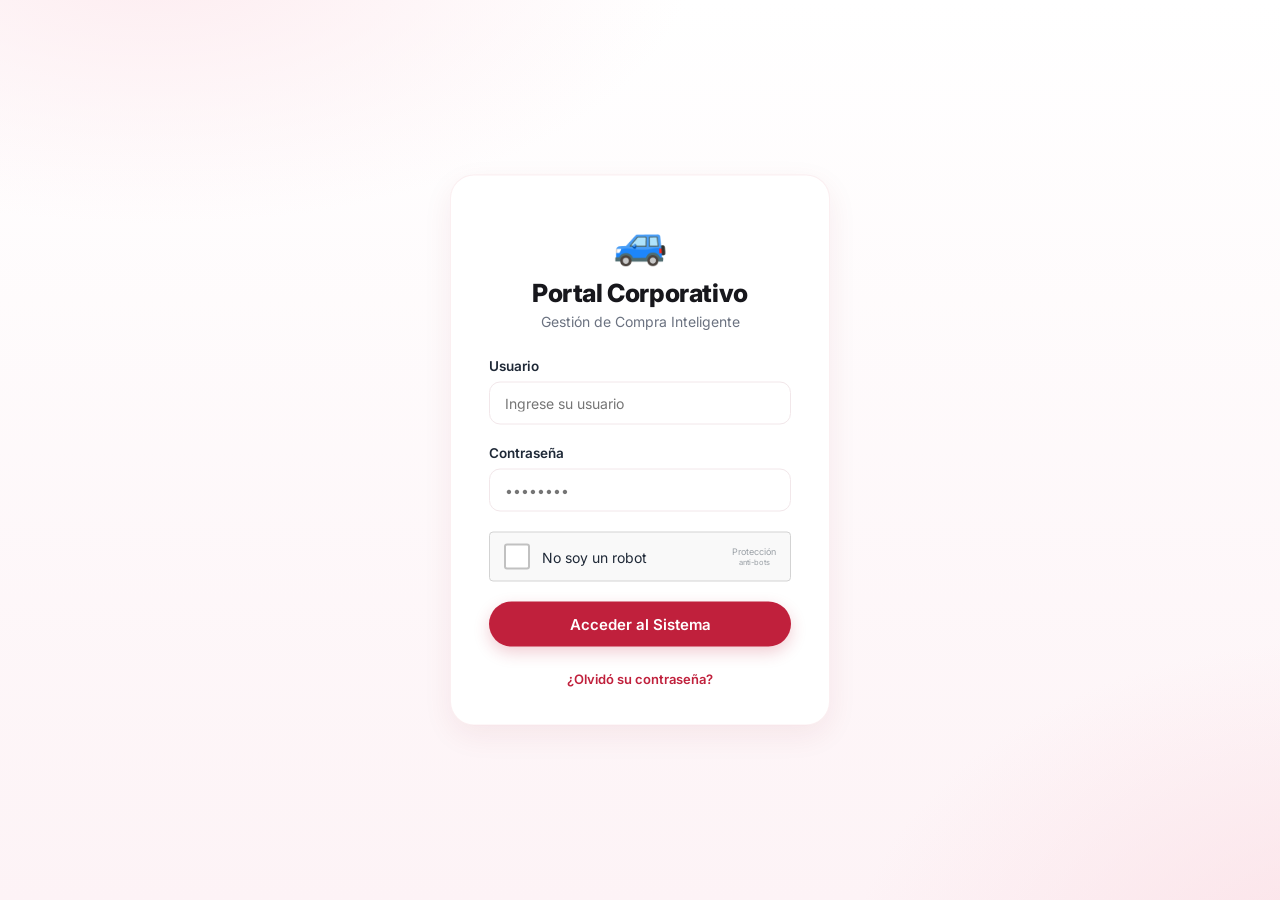
<file: index.html>
<!DOCTYPE html>
<html lang="es">
<head>
    <meta charset="UTF-8">
    <meta name="viewport" content="width=device-width, initial-scale=1.0">
    <link rel="icon" href="data:image/svg+xml,%3Csvg xmlns='http://www.w3.org/2000/svg' viewBox='0 0 100 100'%3E%3Ctext y='.9em' font-size='90'%3E🚗%3C/text%3E%3C/svg%3E">
    <meta http-equiv="refresh" content="0; url=login.html">
    <link rel="canonical" href="login.html">
    <title>Sistema de Crédito Vehicular</title>
    <script>window.location.replace("login.html");</script>
</head>
<body>
    <p>Redirigiendo al <a href="login.html">inicio de sesión</a>…</p>
</body>
</html>
</file>
<file: css/styles.css>
/* ============================================================
   Sistema de diseño — Crédito Vehicular (carmesí + blanco)
   Inspirado en las referencias de UI del equipo.
   ============================================================ */
:root {
    --primary: #C0203C;
    --primary-dark: #8E1730;
    --primary-soft: #fbe4e8;
    --accent-dark: #17171c;

    /* Alias heredados (estilos inline los usan) */
    --primary-blue: #C0203C;
    --dark-blue: #8E1730;
    --soft-blue: #fbe4e8;
    --bg-white: #fdeef1;

    --card: #ffffff;
    --text-main: #1f2937;
    --text-muted: #6b7280;
    --border-color: #f2e7ea;
    --border-soft: rgba(192, 32, 60, 0.07);

    --radius-lg: 24px;
    --radius-md: 16px;
    --radius-sm: 11px;
    --shadow-sm: 0 2px 10px rgba(31, 41, 55, 0.04);
    --shadow-md: 0 10px 30px rgba(140, 23, 48, 0.07);
    --shadow-lg: 0 18px 45px rgba(140, 23, 48, 0.10);
}

* { box-sizing: border-box; margin: 0; padding: 0; }

body {
    font-family: 'Inter', sans-serif;
    color: var(--text-main);
    min-height: 100vh;
    background:
        radial-gradient(1200px 600px at 12% -5%, #fdecf0 0%, rgba(253, 236, 240, 0) 45%),
        radial-gradient(1000px 700px at 105% 110%, #fbe1e7 0%, rgba(251, 225, 231, 0) 50%),
        linear-gradient(180deg, #ffffff 0%, #fdf3f6 100%);
    background-attachment: fixed;
}

.login-container {
    width: 100%;
    max-width: 400px;
    padding: 20px;

    /* NUEVAS LÍNEAS PARA CENTRAR */
    position: absolute;
    top: 50%;
    left: 50%;
    transform: translate(-50%, -50%);
}

/* ---------- Tarjetas ---------- */
.login-container { width: 100%; max-width: 420px; padding: 20px; }

.login-card {
    background: var(--card);
    padding: 38px;
    border-radius: var(--radius-lg);
    box-shadow: var(--shadow-md);
    border: 1px solid var(--border-soft);
}

.login-header { text-align: center; margin-bottom: 28px; }

.logo-placeholder { font-size: 44px; margin-bottom: 10px; }

.login-header h1 { font-size: 25px; font-weight: 800; color: var(--accent-dark); letter-spacing: -0.4px; }
.login-header h2 { font-size: 21px; font-weight: 700; color: var(--accent-dark); letter-spacing: -0.2px; }
.login-header p { font-size: 14px; color: var(--text-muted); margin-top: 5px; }

/* ---------- Inputs ---------- */
.input-group { margin-bottom: 20px; }

.input-group label {
    display: block;
    font-size: 13.5px;
    font-weight: 600;
    margin-bottom: 8px;
    color: var(--text-main);
}

.input-group input,
.input-group select {
    width: 100%;
    padding: 12px 15px;
    border: 1px solid var(--border-color);
    border-radius: var(--radius-sm);
    background: #fff;
    outline: none;
    font-size: 14px;
    font-family: inherit;
    color: var(--text-main);
    transition: border-color 0.2s ease, box-shadow 0.2s ease;
}

.input-group input:focus,
.input-group select:focus {
    border-color: var(--primary);
    box-shadow: 0 0 0 4px var(--primary-soft);
}

.input-group input:disabled { background: #f8f5f6; color: var(--text-muted); }
.input-group input[readonly] { background: #f8f5f6; color: var(--text-muted); cursor: default; }

/* Banner de parámetros definidos en Configuración */
.config-note {
    display: flex; justify-content: space-between; align-items: center; gap: 12px; flex-wrap: wrap;
    background: var(--primary-soft); border-radius: var(--radius-sm);
    padding: 10px 14px; font-size: 12.5px; color: var(--primary-dark); margin-bottom: 18px;
}
.config-note a { color: var(--primary); font-weight: 700; text-decoration: none; white-space: nowrap; }
.config-note a:hover { text-decoration: underline; }

/* Tarjeta resumen del cliente/vehículo seleccionado (solo lectura + Editar) */
.entity-card {
    margin-top: 10px; padding: 14px 16px;
    border: 1px solid var(--border-color); border-radius: var(--radius-sm);
    background: #fff; animation: fadeIn 0.25s ease-out;
}
.entity-card-head {
    display: flex; justify-content: space-between; align-items: center; gap: 12px;
    margin-bottom: 10px; padding-bottom: 10px; border-bottom: 1px solid var(--border-color);
}
.entity-card-head strong { font-size: 15px; color: var(--accent-dark); }
.entity-edit {
    display: inline-flex; align-items: center; gap: 5px; white-space: nowrap;
    font-size: 12.5px; font-weight: 700; color: var(--primary); text-decoration: none;
    padding: 5px 12px; border-radius: 999px; border: 1px solid var(--primary-soft);
    background: none; cursor: pointer; font-family: inherit; transition: all 0.16s ease;
}
.entity-edit:hover { background: var(--primary-soft); }
.entity-card-body { display: grid; grid-template-columns: repeat(auto-fit, minmax(130px, 1fr)); gap: 9px 18px; }
.entity-card-body > div { font-size: 13px; color: var(--text-main); }
.entity-card-body span { display: block; font-size: 11px; color: var(--text-muted); margin-bottom: 1px; }

/* Formulario de edición inline (mismo estilo que el modal, sin overlay) */
.entity-edit-form { display: grid; grid-template-columns: repeat(auto-fit, minmax(160px, 1fr)); gap: 2px 16px; }
.entity-edit-form .input-group { margin-bottom: 12px; }
.entity-edit-form .input-group label { font-size: 12px; margin-bottom: 5px; }
.entity-edit-form .input-group input { padding: 9px 12px; font-size: 13.5px; }
.entity-form-actions { display: flex; justify-content: flex-end; gap: 10px; margin-top: 4px; }

.input-group input.invalid,
.input-group select.invalid {
    border-color: var(--primary);
    box-shadow: 0 0 0 4px rgba(192, 32, 60, 0.08);
}

.error-msg {
    color: var(--primary);
    font-size: 12px;
    margin-top: 5px;
    font-weight: 500;
    min-height: 16px;
    line-height: 1.3;
}

.label-opt { font-weight: 400; color: var(--text-muted); font-size: 12px; }

.consent-item {
    display: flex; gap: 9px; align-items: flex-start;
    font-weight: 400; font-size: 13px; line-height: 1.4;
    color: var(--text-main); margin-bottom: 10px; cursor: pointer;
}
/* Tamaño fijo con flex-basis: evita que las reglas de input de texto lo inflen al enfocar */
.consent-item input[type="checkbox"] {
    appearance: auto; -webkit-appearance: checkbox;
    accent-color: var(--primary);
    width: 16px; height: 16px; flex: 0 0 16px;
    margin: 2px 0 0 0; padding: 0;
    border: none; box-shadow: none; cursor: pointer;
}
.consent-item input[type="checkbox"]:focus { border: none; box-shadow: none; }
.consent-item a { color: var(--primary); font-weight: 600; text-decoration: none; }
.consent-item a:hover { text-decoration: underline; }
.consent-note { font-size: 11.5px; color: var(--text-muted); margin-top: 4px; line-height: 1.4; }

/* ---------- Toolbar de tabla + buscador ---------- */
.table-toolbar {
    display: flex; justify-content: space-between; align-items: center;
    gap: 16px; flex-wrap: wrap; margin-bottom: 22px;
}
.toolbar-actions { display: flex; gap: 10px; align-items: center; flex-wrap: wrap; }
.search-box { position: relative; }
.search-box i {
    position: absolute; left: 13px; top: 50%; transform: translateY(-50%);
    color: var(--text-muted); font-size: 17px; pointer-events: none;
}
.search-box input {
    padding: 10px 16px 10px 40px; border: 1px solid var(--border-color);
    border-radius: 999px; font-size: 13.5px; font-family: inherit;
    width: 260px; max-width: 100%; outline: none; background: #fff;
    transition: border-color 0.2s ease, box-shadow 0.2s ease;
}
.search-box input:focus { border-color: var(--primary); box-shadow: 0 0 0 4px var(--primary-soft); }

/* Botón compacto (ancho al contenido, ícono + texto) */
.btn-login.btn-inline,
.btn-secondary.btn-inline { width: auto; padding: 10px 18px; font-size: 13.5px; }
.btn-inline i { font-size: 17px; }
.banking-table .btn-inline { padding: 6px 14px; font-size: 12.5px; }

/* ---------- Modal ---------- */
.modal-overlay {
    position: fixed; inset: 0; z-index: 1000;
    background: rgba(23, 23, 28, 0.45); backdrop-filter: blur(3px);
    display: flex; align-items: center; justify-content: center;
    padding: 20px; animation: modalFade 0.18s ease;
}
.modal-overlay[hidden] { display: none; }
.modal-card {
    background: #fff; border-radius: var(--radius-lg);
    width: 100%; max-width: 560px; max-height: 90vh; overflow-y: auto;
    padding: 30px; box-shadow: var(--shadow-lg);
    animation: modalPop 0.2s ease;
}
@keyframes modalFade { from { opacity: 0; } }
@keyframes modalPop { from { opacity: 0; transform: translateY(12px) scale(0.98); } }
.modal-head { display: flex; justify-content: space-between; align-items: flex-start; gap: 16px; margin-bottom: 22px; }
.modal-head h2 { font-size: 20px; font-weight: 800; color: var(--accent-dark); letter-spacing: -0.2px; }
.modal-head p { font-size: 13.5px; color: var(--text-muted); margin-top: 4px; }
.modal-close {
    width: 34px; height: 34px; flex-shrink: 0; padding: 0;
    display: flex; align-items: center; justify-content: center;
    border: none; border-radius: 10px; background: none;
    color: var(--text-muted); cursor: pointer; transition: all 0.16s ease;
}
.modal-close i { font-size: 20px; }
.modal-close:hover { background: var(--primary-soft); color: var(--primary); }
.modal-actions { display: flex; gap: 10px; justify-content: flex-end; margin-top: 8px; }

/* Diálogo de confirmación (reemplaza al confirm() nativo) */
.confirm-card { max-width: 440px; text-align: center; padding: 34px 30px 26px; }
.confirm-icon {
    width: 56px; height: 56px; margin: 0 auto 18px;
    display: flex; align-items: center; justify-content: center;
    border-radius: 50%; background: var(--primary-soft); color: var(--primary);
}
.confirm-icon i { font-size: 28px; }
.confirm-icon.danger { background: #fee2e2; color: #b91c1c; }
.confirm-title { font-size: 18px; font-weight: 800; color: var(--accent-dark); letter-spacing: -0.2px; }
.confirm-message { font-size: 14px; color: var(--text-muted); margin: 8px 0 24px; line-height: 1.5; }
.confirm-card .modal-actions { justify-content: center; }
.btn-danger {
    background: #b91c1c; color: #fff; border: none; cursor: pointer;
    font-weight: 600; border-radius: 12px; transition: background 0.16s ease;
}
.btn-danger:hover { background: #991b1b; }

/* Señalización de campos obligatorios */
.label-req { color: var(--primary); font-weight: 700; }
.form-req-legend { font-size: 12.5px; color: var(--text-muted); margin: 0 0 16px; }

/* Estado vacío de listados (con acción para crear el primer registro) */
.empty-state {
    display: flex; flex-direction: column; align-items: center; text-align: center;
    gap: 8px; padding: 40px 20px;
}
.empty-state-icon {
    width: 62px; height: 62px; margin-bottom: 6px;
    display: flex; align-items: center; justify-content: center;
    border-radius: 50%; background: var(--primary-soft); color: var(--primary);
}
.empty-state-icon i { font-size: 30px; }
.empty-state strong { font-size: 16px; color: var(--accent-dark); }
.empty-state p { font-size: 13.5px; color: var(--text-muted); max-width: 340px; line-height: 1.5; margin-bottom: 8px; }

/* ---------- Wizard (simulador por pasos) ---------- */
.wizard-card { max-width: 880px; margin: 0 auto; }
.wizard-steps { display: flex; align-items: center; margin-bottom: 26px; }
.wstep { display: flex; align-items: center; gap: 10px; }
.wstep-num {
    width: 32px; height: 32px; border-radius: 50%; flex-shrink: 0;
    background: var(--primary-soft); color: var(--primary);
    display: flex; align-items: center; justify-content: center;
    font-weight: 700; font-size: 14px; transition: all 0.2s ease;
}
.wstep-label { font-size: 13.5px; font-weight: 600; color: var(--text-muted); white-space: nowrap; }
.wstep.active .wstep-num { background: var(--primary); color: #fff; box-shadow: 0 4px 12px rgba(192, 32, 60, 0.28); }
.wstep.active .wstep-label { color: var(--accent-dark); }
.wstep.done .wstep-num { background: var(--primary); color: #fff; }
.wstep.done { cursor: pointer; }
.wstep-line { flex: 1; height: 2px; background: var(--border-color); margin: 0 14px; border-radius: 2px; }

.wizard-panel { display: none; }
.wizard-panel.active { display: block; animation: fadeIn 0.25s ease-out; }
.wizard-nav {
    display: flex; justify-content: space-between; align-items: center; gap: 10px;
    margin-top: 28px; padding-top: 20px; border-top: 1px solid var(--border-color);
}

/* Barra de resumen en vivo */
.live-bar { display: flex; gap: 14px; max-width: 880px; margin: 0 auto 20px; }
.live-item {
    flex: 1; background: #fff; border: 1px solid var(--border-soft);
    border-radius: var(--radius-md); padding: 14px 18px; text-align: center;
    box-shadow: var(--shadow-sm);
}
.live-label { display: block; font-size: 12px; color: var(--text-muted); }
.live-val { display: block; font-size: 22px; font-weight: 800; color: var(--accent-dark); margin-top: 4px; }
.live-val.primary { color: var(--primary); }

.lock-icon { font-size: 13px; color: var(--text-muted); vertical-align: -1px; }

/* Captcha simulado (estilo "No soy un robot") — fachada local, sin API externa */
.captcha-widget {
    display: flex; align-items: center; gap: 12px;
    padding: 11px 14px; background: #f9f9f9;
    border: 1px solid #d3d3d3; border-radius: 4px;
    cursor: pointer; user-select: none; transition: border-color 0.15s ease;
}
.captcha-widget:hover { border-color: #b8b8b8; }
.captcha-box {
    width: 26px; height: 26px; flex-shrink: 0;
    border: 2px solid #c1c1c1; border-radius: 3px; background: #fff;
    display: flex; align-items: center; justify-content: center; position: relative;
}
.captcha-spinner {
    width: 20px; height: 20px; display: none;
    border: 3px solid #d6d6d6; border-top-color: #4285f4; border-radius: 50%;
    animation: captcha-spin 0.7s linear infinite;
}
.captcha-tick { display: none; color: #1aa64b; font-size: 22px; }
.captcha-widget.loading .captcha-box { border-color: transparent; }
.captcha-widget.loading .captcha-spinner { display: block; }
.captcha-widget.verified { cursor: default; }
.captcha-widget.verified .captcha-box { border-color: transparent; background: transparent; }
.captcha-widget.verified .captcha-tick { display: block; }
.captcha-text { flex: 1; font-size: 14px; color: var(--text-main); }
.captcha-brand { text-align: center; color: #9aa0a6; font-size: 9px; line-height: 1.15; }
.captcha-brand i { font-size: 20px; color: #4285f4; display: block; margin-bottom: 1px; }
@keyframes captcha-spin { to { transform: rotate(360deg); } }
.tc-hint { font-weight: 400; color: var(--text-muted); font-size: 12px; }

/* Bono / descuento: bloque agrupado (toggle + monto), no suelto */
.bono-block { border: 1px solid var(--border-color); border-radius: var(--radius-sm); padding: 14px 16px; background: #fdfbfc; }

.field-note { font-size: 12px; color: var(--text-muted); margin-top: 7px; }
.field-note strong { color: var(--text-main); font-weight: 600; }

/* Bloque de solo lectura (parámetros fijados por la entidad; se ven, no se editan) */
.readonly-info { border: 1px dashed var(--border-color); border-radius: var(--radius-sm); background: #faf7f8; padding: 14px 16px; }
.readonly-info-head {
    display: flex; justify-content: space-between; align-items: center; gap: 12px;
    margin-bottom: 12px; padding-bottom: 10px; border-bottom: 1px solid var(--border-soft);
    font-size: 13px; font-weight: 700; color: var(--text-main);
}
.readonly-info-head > span { display: inline-flex; align-items: center; gap: 7px; }
.readonly-info-head i { color: var(--text-muted); font-size: 16px; }
.readonly-info-head a { font-size: 12.5px; font-weight: 700; color: var(--primary); text-decoration: none; white-space: nowrap; }
.readonly-info-head a:hover { text-decoration: underline; }
.readonly-info-body { display: grid; grid-template-columns: repeat(auto-fit, minmax(210px, 1fr)); gap: 12px; }
.ro-metric { display: flex; gap: 12px; align-items: flex-start; background: #fff; border: 1px solid var(--border-color); border-radius: 10px; padding: 12px 14px; }
.ro-metric-icon {
    flex-shrink: 0; width: 34px; height: 34px; border-radius: 9px;
    display: flex; align-items: center; justify-content: center;
    background: var(--primary-soft); color: var(--primary); font-size: 18px;
}
.ro-metric-label { display: block; font-size: 11.5px; color: var(--text-muted); }
.ro-metric-val { display: block; font-size: 20px; font-weight: 800; color: var(--accent-dark); line-height: 1.15; margin: 1px 0 2px; }
.ro-metric-val em { font-style: normal; font-size: 13px; font-weight: 700; color: var(--text-muted); margin-left: 1px; }
.ro-metric small { display: block; font-size: 11px; color: var(--text-muted); }

/* ---------- Resultado (hoja resumen estilo entidad) ---------- */
.result-hero { background: linear-gradient(135deg, #fff 0%, #fdf3f6 100%); }
.result-eyebrow { font-size: 12px; font-weight: 700; letter-spacing: 0.4px; text-transform: uppercase; color: var(--primary); }
.result-hero-top { display: flex; justify-content: space-between; align-items: flex-start; gap: 16px; margin-top: 12px; }
.result-label { font-size: 13px; color: var(--text-muted); }
.result-amount { font-size: 38px; font-weight: 800; color: var(--accent-dark); letter-spacing: -0.8px; margin-top: 2px; }
.result-badge { padding: 8px 16px; border-radius: 999px; font-weight: 700; font-size: 13px; white-space: nowrap; }
.result-figures {
    display: grid; grid-template-columns: repeat(4, 1fr); gap: 14px;
    margin-top: 22px; padding-top: 20px; border-top: 1px solid var(--border-soft);
}
.result-figures > div { text-align: center; }
.result-figures span { display: block; font-size: 12px; color: var(--text-muted); }
.result-figures strong { display: block; font-size: 19px; font-weight: 800; color: var(--accent-dark); margin-top: 4px; }
.result-ratio { font-size: 13px; color: var(--text-muted); margin-top: 16px; }

/* Indicadores SBS */
.sbs-grid { display: grid; grid-template-columns: repeat(3, 1fr); gap: 14px; }
.sbs-item { text-align: center; padding: 16px; background: #faf7f8; border: 1px solid var(--border-soft); border-radius: var(--radius-md); }
.sbs-item span { display: block; font-size: 12.5px; color: var(--text-muted); }
.sbs-item strong { display: block; font-size: 20px; font-weight: 800; color: var(--accent-dark); margin-top: 6px; }

/* Sección colapsable (cronograma) */
.collapsible { padding: 0; overflow: hidden; }
.collapsible-head {
    width: 100%; display: flex; justify-content: space-between; align-items: center;
    padding: 22px 30px; background: none; border: none; cursor: pointer;
    font-family: inherit; font-size: 16px; font-weight: 700; color: var(--accent-dark);
}
.collapsible-title { display: inline-flex; align-items: center; gap: 10px; }
.collapsible-title i { color: var(--primary); font-size: 20px; }
.collapsible-caret { color: var(--text-muted); font-size: 20px; transition: transform 0.2s ease; }
.collapsible.open .collapsible-caret { transform: rotate(180deg); }
.collapsible-body { padding: 0 30px 30px; }
.report-summary { font-size: 13px; color: var(--text-muted); margin-bottom: 16px; }

/* Resumen de indicadores en cada tarjeta del historial */
.history-figures {
    display: grid; grid-template-columns: repeat(6, 1fr); gap: 10px;
    margin-top: 14px; padding-top: 14px; border-top: 1px solid var(--border-soft);
}
.history-figures > div { text-align: center; }
.history-figures span { display: block; font-size: 10.5px; color: var(--text-muted); }
.history-figures strong { display: block; font-size: 14px; font-weight: 800; color: var(--accent-dark); margin-top: 2px; }
.history-figures strong.primary { color: var(--primary); }
@media (max-width: 720px) { .history-figures { grid-template-columns: repeat(3, 1fr); } }

/* Cronograma con altura máxima: scroll interno en vez de una tabla eterna */
.table-scroll { max-height: 460px; overflow-y: auto; }
.table-scroll thead th { position: sticky; top: 0; z-index: 1; }

@media (max-width: 720px) {
    .result-figures { grid-template-columns: repeat(2, 1fr); }
    .sbs-grid { grid-template-columns: 1fr; }
    .collapsible-head, .collapsible-body { padding-left: 20px; padding-right: 20px; }
}

@media (max-width: 720px) {
    .wstep-label { display: none; }
    .wstep-line { margin: 0 8px; }
    .live-bar { flex-direction: column; }
}

/* ---------- Botones (pills consistentes) ---------- */
.btn-login,
.btn-secondary {
    display: inline-flex;
    align-items: center;
    justify-content: center;
    gap: 8px;
    border-radius: 999px;
    font-family: inherit;
    font-weight: 600;
    cursor: pointer;
    transition: all 0.2s ease;
}

.btn-login {
    width: 100%;
    padding: 13px 20px;
    background: var(--primary);
    color: #fff;
    border: none;
    font-size: 15px;
    box-shadow: 0 6px 16px rgba(192, 32, 60, 0.22);
}
.btn-login:hover { background: var(--primary-dark); box-shadow: 0 8px 22px rgba(192, 32, 60, 0.30); }
.btn-login:active { transform: translateY(1px); }
.btn-login:disabled { background: #e0cdd2; box-shadow: none; cursor: not-allowed; }

.btn-secondary {
    background: #fff;
    border: 1px solid var(--border-color);
    color: var(--text-main);
    padding: 9px 18px;
    font-size: 13px;
}
.btn-secondary:hover { background: var(--primary-soft); border-color: var(--primary); color: var(--primary-dark); }

.login-footer { margin-top: 24px; text-align: center; font-size: 13px; }
.login-footer a { color: var(--primary); text-decoration: none; font-weight: 600; }
.login-footer span { margin: 0 8px; color: var(--border-color); }

/* ---------- Cabecera ---------- */
.main-header {
    background: rgba(255, 255, 255, 0.8);
    backdrop-filter: blur(12px);
    padding: 14px 40px;
    display: flex;
    justify-content: space-between;
    align-items: center;
    border-bottom: 1px solid var(--border-soft);
    position: fixed;
    top: 0; left: 0; right: 0;
    height: 68px;
    box-shadow: var(--shadow-sm);
    z-index: 40;
}
.header-content { display: flex; align-items: center; }
.user-info { display: flex; align-items: center; gap: 14px; }
.system-name { font-weight: 800; color: var(--accent-dark); letter-spacing: 0.3px; }
.panel-tag { color: var(--primary); margin-left: 8px; font-weight: 500; }

/* ---------- Layout dashboard ---------- */
.dashboard-container {
    margin: 92px auto 40px auto;
    padding: 20px 40px 40px 40px;
    max-width: 1200px;
    animation: fadeIn 0.4s ease-out;
}

@keyframes fadeIn {
    from { opacity: 0; transform: translateY(10px); }
    to { opacity: 1; transform: translateY(0); }
}

.disabled { opacity: 0.55; pointer-events: none; }

/* ---------- Radios ---------- */
.settings-group { display: flex; flex-direction: column; gap: 14px; margin-top: 20px; }
.radio-container {
    display: block; position: relative;
    padding: 15px 15px 15px 45px;
    background: #fff; border: 1px solid var(--border-color);
    border-radius: var(--radius-sm); cursor: pointer;
    font-size: 15px; font-weight: 600; transition: all 0.2s;
}
.radio-container:hover { border-color: var(--primary); }
.radio-container input { position: absolute; opacity: 0; cursor: pointer; }
.checkmark { position: absolute; top: 15px; left: 15px; height: 20px; width: 20px; background: #eee; border-radius: 50%; }
.radio-container input:checked ~ .checkmark { background: var(--primary); }
.checkmark:after { content: ""; position: absolute; display: none; }
.radio-container input:checked ~ .checkmark:after { display: block; }
.radio-container .checkmark:after { top: 6px; left: 6px; width: 8px; height: 8px; border-radius: 50%; background: #fff; }

/* ---------- Formularios ---------- */
.form-grid { display: grid; grid-template-columns: 1fr 1fr; gap: 24px; }

.form-section {
    background: #fff;
    border: 1px solid var(--border-soft);
    border-radius: var(--radius-md);
    padding: 24px;
    box-shadow: var(--shadow-sm);
}
.form-section h3 {
    font-size: 15px; color: var(--primary);
    margin-bottom: 18px; font-weight: 700;
    padding-bottom: 10px; border-bottom: 1px solid var(--border-color);
}

.input-grid-2 { display: grid; grid-template-columns: 1fr 1fr; gap: 12px; }
.status-msg { font-size: 12px; margin-top: 6px; font-weight: 500; }

@media (max-width: 760px) {
    .form-grid { grid-template-columns: 1fr; }
    .dashboard-container { padding: 20px; }
    .main-header { padding: 14px 20px; }
}

/* ---------- Sliders ---------- */
.slider-row { display: flex; justify-content: space-between; align-items: baseline; margin-bottom: 8px; }
.slider-value { font-weight: 800; color: var(--primary); font-size: 15px; }

/* Slider custom: sin tema nativo para controlar track tenue, fill primario y thumb blanco.
   --_p (0-100%) lo actualiza el JS para el relleno en WebKit; Firefox usa ::-moz-range-progress. */
input[type="range"] {
    --_track-h: 6px;
    --_thumb: 18px;
    --_p: 0%;
    width: 100%;
    height: 24px;
    -webkit-appearance: none;
    appearance: none;
    background: transparent;
    border: none;
    cursor: pointer;
}
input[type="range"]:focus { outline: none; box-shadow: none; }

/* WebKit/Blink */
input[type="range"]::-webkit-slider-runnable-track {
    height: var(--_track-h);
    border-radius: 999px;
    background: linear-gradient(90deg, var(--primary) var(--_p), var(--primary-soft) var(--_p));
}
input[type="range"]::-webkit-slider-thumb {
    -webkit-appearance: none;
    appearance: none;
    width: var(--_thumb);
    height: var(--_thumb);
    margin-top: calc((var(--_track-h) - var(--_thumb)) / 2);
    border-radius: 50%;
    background: #fff;
    border: 3px solid var(--primary);
    box-shadow: 0 1px 3px rgba(0, 0, 0, 0.18);
}

/* Firefox */
input[type="range"]::-moz-range-track {
    height: var(--_track-h);
    border-radius: 999px;
    background: var(--primary-soft);
}
input[type="range"]::-moz-range-progress {
    height: var(--_track-h);
    border-radius: 999px;
    background: var(--primary);
}
input[type="range"]::-moz-range-thumb {
    width: var(--_thumb);
    height: var(--_thumb);
    border: 3px solid var(--primary);
    border-radius: 50%;
    background: #fff;
    box-shadow: 0 1px 3px rgba(0, 0, 0, 0.18);
}

.slider-limits { display: flex; justify-content: space-between; font-size: 12px; color: var(--text-muted); margin-top: 8px; padding: 0 2px; }

/* ---------- Typeahead (buscadores) ---------- */
.typeahead-wrap { position: relative; }
.typeahead-menu {
    position: absolute;
    top: calc(100% + 4px);
    left: 0; right: 0;
    background: #fff;
    border: 1px solid var(--border-color);
    border-radius: var(--radius-sm);
    box-shadow: var(--shadow-md);
    z-index: 60;
    max-height: 240px;
    overflow-y: auto;
}
.typeahead-item {
    padding: 10px 14px;
    font-size: 14px;
    cursor: pointer;
    transition: background 0.15s ease;
}
.typeahead-item:hover { background: var(--primary-soft); color: var(--primary-dark); }
.typeahead-empty { padding: 10px 14px; font-size: 13px; color: var(--text-muted); }

/* ---------- Toggle pill ---------- */
.pill-group { display: inline-flex; background: var(--primary-soft); border-radius: 999px; padding: 4px; gap: 4px; }
.pill-group button {
    border: none; background: none; padding: 8px 18px; border-radius: 999px;
    font-size: 13px; font-weight: 600; color: var(--primary-dark); cursor: pointer;
    font-family: inherit; transition: all 0.2s ease;
}
.pill-group button.active { background: var(--primary); color: #fff; box-shadow: 0 3px 8px rgba(192, 32, 60, 0.25); }

/* Segmented control a lo ancho (ej. selector de moneda) */
.pill-group.full { display: flex; width: 100%; }
.pill-group.full button { flex: 1; }

/* ---------- Switch on/off ---------- */
.switch { position: relative; display: inline-block; width: 42px; height: 24px; flex-shrink: 0; }
.switch input { opacity: 0; width: 0; height: 0; }
.switch-slider {
    position: absolute; inset: 0; cursor: pointer;
    background: #d8d2d4; border-radius: 999px; transition: background 0.2s ease;
}
.switch-slider::before {
    content: ""; position: absolute; height: 18px; width: 18px; left: 3px; top: 3px;
    background: #fff; border-radius: 50%; box-shadow: 0 1px 3px rgba(0, 0, 0, 0.2);
    transition: transform 0.2s ease;
}
.switch input:checked + .switch-slider { background: var(--primary); }
.switch input:checked + .switch-slider::before { transform: translateX(18px); }

/* ---------- Ayuda (tooltip) ---------- */
.help-tip {
    display: inline-flex; align-items: center; justify-content: center;
    width: 16px; height: 16px; margin-left: 6px;
    border-radius: 50%; background: var(--primary-soft); color: var(--primary-dark);
    font-size: 11px; font-weight: 700; cursor: help; position: relative;
}
/* Tooltip flotante (position:fixed vía JS) — escapa el recorte de modales, tablas y contenedores con overflow */
.tip-floating {
    position: fixed; z-index: 9999; pointer-events: none;
    width: max-content; max-width: 260px;
    background: var(--accent-dark); color: #fff;
    font-size: 13px; font-weight: 400; line-height: 1.45; text-align: left;
    padding: 9px 12px; border-radius: 8px;
    box-shadow: 0 6px 18px rgba(0, 0, 0, 0.18);
    opacity: 0; transform: translateY(4px);
    transition: opacity 0.16s ease, transform 0.16s ease;
}
.tip-floating.visible { opacity: 1; transform: translateY(0); }

/* ---------- Pestañas ---------- */
.tabs-container {
    display: flex; gap: 6px; margin-bottom: 25px;
    background: #fff; border: 1px solid var(--border-soft);
    border-radius: 999px; padding: 5px; width: fit-content;
    box-shadow: var(--shadow-sm);
}
.tab-btn {
    background: none; border: none; padding: 10px 24px;
    font-size: 14px; font-weight: 600; color: var(--text-muted);
    cursor: pointer; border-radius: 999px; font-family: inherit; transition: all 0.2s ease;
}
.tab-btn.active { color: #fff; background: var(--primary); box-shadow: 0 4px 12px rgba(192, 32, 60, 0.25); }
.tab-btn:hover:not(.active) { color: var(--primary-dark); background: var(--primary-soft); }

.tab-content { display: none; }
.tab-content.active { display: block; }

/* ---------- Historial ---------- */
.history-item-card {
    background: #fff !important;
    border: 1px solid var(--border-soft) !important;
    border-radius: var(--radius-md) !important;
    padding: 22px !important;
    margin-bottom: 18px !important;
    box-shadow: var(--shadow-sm) !important;
    transition: transform 0.2s ease, box-shadow 0.2s ease !important;
}
.history-item-card:hover { transform: translateY(-2px); box-shadow: var(--shadow-md) !important; }

/* ---------- Tablas ---------- */
.table-wrapper {
    overflow-x: auto; margin-top: 15px;
    border: 1px solid var(--border-color);
    border-radius: var(--radius-md); background: #fff;
}
.banking-table { width: 100%; border-collapse: collapse; text-align: left; font-size: 13px; }
.banking-table th {
    background: #fdf4f6; color: var(--primary-dark);
    padding: 13px 16px; font-weight: 700;
    border-bottom: 1px solid var(--border-color);
    text-transform: uppercase; font-size: 11px; letter-spacing: 0.5px;
}
.banking-table td { padding: 12px 16px; border-bottom: 1px solid var(--border-color); color: #475569; }
.banking-table tbody tr:last-child td { border-bottom: none; }
.banking-table tbody tr:hover { background: #fdf4f6; }
.text-small { font-size: 12px; }

/* ---------- Gracia ---------- */
.gracia-controls {
    display: grid; grid-template-columns: 1fr 1fr 1fr; gap: 15px;
    background: #fdf4f6; padding: 16px;
    border-radius: var(--radius-md); border: 1px solid var(--border-soft);
}
@media (max-width: 760px) { .gracia-controls { grid-template-columns: 1fr; } }

/* ---------- Layout con sidebar ---------- */
body.has-sidebar { padding-left: 248px; }

.app-sidebar {
    position: fixed;
    top: 0; left: 0;
    width: 248px;
    height: 100vh;
    background: #fff;
    border-right: 1px solid var(--border-soft);
    display: flex;
    flex-direction: column;
    padding: 22px 16px;
    z-index: 900;
    box-shadow: 2px 0 22px rgba(140, 23, 48, 0.05);
}

.sidebar-brand { display: flex; align-items: center; gap: 10px; padding: 6px 8px 24px; }
.brand-mark {
    width: 38px; height: 38px; border-radius: 11px;
    background: var(--primary-soft); color: var(--primary);
    display: flex; align-items: center; justify-content: center;
}
.brand-mark i { font-size: 20px; }
.brand-text { font-weight: 800; color: var(--accent-dark); font-size: 15px; letter-spacing: -0.2px; }

.sidebar-nav { display: flex; flex-direction: column; gap: 4px; flex: 1; }
.sidebar-link {
    display: flex; align-items: center; gap: 12px;
    padding: 11px 14px; border-radius: 12px;
    color: var(--text-muted); text-decoration: none;
    font-weight: 600; font-size: 14px; transition: all 0.18s ease;
}
.sidebar-link i { font-size: 19px; }
.sidebar-link:hover { background: var(--primary-soft); color: var(--primary-dark); }
.sidebar-link.active { background: var(--primary); color: #fff; box-shadow: 0 6px 16px rgba(192, 32, 60, 0.25); }

.sidebar-footer { position: relative; margin-top: 12px; }
.sidebar-help-link {
    display: flex; align-items: center; gap: 12px;
    margin-bottom: 9px; padding: 11px 14px;
    border-radius: 12px; color: var(--text-muted);
    text-decoration: none; font-size: 14px; font-weight: 600;
    transition: all 0.18s ease;
}
.sidebar-help-link i { font-size: 19px; }
.sidebar-help-link:hover { background: var(--primary-soft); color: var(--primary-dark); }
.sidebar-help-link.active { background: var(--primary); color: #fff; box-shadow: 0 6px 16px rgba(192, 32, 60, 0.25); }
.sidebar-user {
    display: flex; align-items: center; gap: 10px;
    padding: 9px 10px; border-radius: 14px;
    background: #f8f4f5; border: 1px solid var(--border-soft);
}
.sidebar-avatar {
    width: 34px; height: 34px; border-radius: 10px; flex-shrink: 0;
    background: var(--primary-soft); color: var(--primary);
    display: flex; align-items: center; justify-content: center;
    font-weight: 700; font-size: 14px;
}
.sidebar-user-meta { flex: 1; display: flex; flex-direction: column; gap: 1px; line-height: 1.15; overflow: hidden; }
.sidebar-user-meta strong { font-size: 13px; color: var(--accent-dark); font-weight: 700; white-space: nowrap; overflow: hidden; text-overflow: ellipsis; }
.sidebar-user-meta small {
    font-size: 10px; font-weight: 600; letter-spacing: 0.3px; text-transform: capitalize;
    color: var(--text-muted);
}

.sidebar-menu-btn {
    width: 30px; height: 30px; flex-shrink: 0; padding: 0;
    display: flex; align-items: center; justify-content: center;
    border: none; border-radius: 9px; background: none;
    color: var(--text-muted); cursor: pointer;
    transition: all 0.18s ease;
}
.sidebar-menu-btn i { font-size: 18px; }
.sidebar-menu-btn:hover { background: #fff; color: var(--text-main); }

.sidebar-menu {
    position: absolute;
    bottom: calc(100% + 6px); left: 0; right: 0; min-width: 190px;
    background: #fff;
    border: 1px solid var(--border-soft);
    border-radius: 12px;
    box-shadow: 0 8px 24px rgba(140, 23, 48, 0.08);
    padding: 5px;
    opacity: 0; visibility: hidden; transform: translateY(6px);
    transition: opacity 0.16s ease, transform 0.16s ease, visibility 0.16s;
    z-index: 20;
}
.sidebar-menu.open { opacity: 1; visibility: visible; transform: translateY(0); }
.sidebar-menu-item {
    display: flex; align-items: center; gap: 10px; width: 100%;
    padding: 9px 11px; border-radius: 9px;
    border: none; background: none; color: var(--text-muted);
    font-weight: 600; font-size: 13px; cursor: pointer;
    font-family: inherit; transition: all 0.16s ease; text-align: left;
}
.sidebar-menu-item i { font-size: 17px; color: var(--text-muted); transition: color 0.16s ease; }
.sidebar-menu-item:hover { background: #f8f4f5; color: var(--primary); }
.sidebar-menu-item:hover i { color: var(--primary); }

.has-sidebar .dashboard-container,
.has-sidebar main { margin-top: 32px; }

/* Transición suave entre páginas (View Transitions API, MPA) — sin flick blanco */
@view-transition { navigation: auto; }
.app-sidebar { view-transition-name: app-sidebar; }
@keyframes vt-fade-in { from { opacity: 0; } }
@keyframes vt-fade-out { to { opacity: 0; } }
::view-transition-old(root) { animation: vt-fade-out 0.16s ease both; }
::view-transition-new(root) { animation: vt-fade-in 0.22s ease both; }

@media (max-width: 900px) {
    body.has-sidebar { padding-left: 72px; }
    .app-sidebar { width: 72px; padding: 18px 10px; }
    .sidebar-link span, .sidebar-help-link span, .brand-text, .sidebar-user-meta { display: none; }
    .sidebar-link { justify-content: center; }
    .sidebar-help-link { justify-content: center; padding: 10px; }
    .sidebar-user { justify-content: center; padding: 8px; }
    .sidebar-menu-btn { display: none; }
}

/* ---------- Centro de ayuda y manuales ---------- */
.help-shell {
    width: min(1180px, calc(100% - 48px));
    margin: 32px auto 72px;
}

.help-hero {
    position: relative; overflow: hidden;
    min-height: 190px; padding: 38px 44px;
    display: flex; align-items: center; justify-content: space-between;
    color: var(--accent-dark); border-radius: var(--radius-lg);
    background:
        radial-gradient(circle at 80% 12%, rgba(192,32,60,.09), transparent 28%),
        linear-gradient(125deg, #fff 0%, #fff8fa 58%, #fdecef 100%);
    border: 1px solid var(--border-soft);
    box-shadow: var(--shadow-md);
}
.help-hero::after {
    content: ""; position: absolute; inset: auto -70px -135px auto;
    width: 330px; height: 330px; border: 50px solid rgba(192,32,60,.035); border-radius: 50%;
}
.help-eyebrow {
    display: inline-flex; align-items: center; gap: 8px;
    margin-bottom: 18px; padding: 7px 11px; border-radius: 999px;
    color: var(--primary); background: var(--primary-soft); border: 1px solid rgba(192,32,60,.08);
    font-size: 12px; font-weight: 700; letter-spacing: .3px;
}
.help-hero h1 { margin: 0 0 10px; font-size: clamp(28px, 4vw, 42px); letter-spacing: -1.4px; }
.help-hero p { max-width: 650px; margin: 0; color: var(--text-muted); font-size: 15px; line-height: 1.65; }
.help-hero-mark {
    position: relative; z-index: 1; width: 98px; height: 98px; flex-shrink: 0;
    display: grid; place-items: center; border-radius: 28px;
    color: var(--primary); background: #fff; border: 1px solid var(--border-color);
    box-shadow: var(--shadow-sm);
}
.help-hero-mark i { font-size: 48px; }

.help-toolbar {
    position: sticky; top: 0; z-index: 120;
    display: flex; align-items: center; justify-content: space-between; gap: 20px;
    margin: 20px 0; padding: 9px;
    background: rgba(255,255,255,.96); border: 1px solid var(--border-soft); border-radius: var(--radius-md);
    box-shadow: var(--shadow-md); backdrop-filter: blur(14px);
}
.help-role-switch {
    display: inline-flex; gap: 4px; padding: 4px;
    background: #fff6f8; border: 1px solid var(--border-soft); border-radius: 999px;
}
.help-role-switch button {
    display: flex; align-items: center; justify-content: center; gap: 9px; min-width: 170px;
    padding: 11px 18px; border: 0; border-radius: 999px;
    color: var(--text-muted); background: transparent; cursor: pointer; font-family: inherit;
    text-align: left; transition: all .18s ease;
}
.help-role-switch button i { font-size: 19px; }
.help-role-switch button span { display: flex; align-items: baseline; gap: 4px; font-size: 13.5px; font-weight: 700; }
.help-role-switch button small { color: inherit; font-size: 11px; font-weight: 500; text-transform: none; letter-spacing: 0; }
.help-role-switch button:hover { background: #fdf5f7; color: var(--primary); }
.help-role-switch button.active { color: #fff; background: var(--primary); box-shadow: 0 3px 8px rgba(192,32,60,.22); }
.help-download-btn {
    display: inline-flex; align-items: center; gap: 9px;
    padding: 13px 18px; border: 0; border-radius: 13px;
    color: var(--primary); background: #fff; border: 1px solid rgba(192,32,60,.22);
    box-shadow: none;
    font: 700 14px inherit; cursor: pointer; transition: all .18s ease;
}
.help-download-btn:hover { color: #fff; background: var(--primary); transform: translateY(-1px); box-shadow: 0 5px 13px rgba(192,32,60,.18); }
.help-download-btn:disabled { opacity: .8; cursor: wait; transform: none; }
.help-download-btn.loading i { display: none; }
.help-download-btn.loading::before {
    content: ''; width: 15px; height: 15px; flex-shrink: 0;
    border: 2px solid currentColor; border-top-color: transparent;
    border-radius: 50%; animation: btn-spin 0.7s linear infinite;
}
@keyframes btn-spin { to { transform: rotate(360deg); } }

.help-layout { display: grid; grid-template-columns: 245px minmax(0, 1fr); align-items: start; gap: 24px; }
.help-index {
    position: sticky; top: 88px; padding: 18px;
    background: #fff; border: 1px solid var(--border-soft); border-radius: 18px;
    box-shadow: 0 8px 25px rgba(82, 18, 34, .045);
}
.help-index-title {
    padding: 3px 8px 12px; color: #94a3b8;
    font-size: 11px; font-weight: 800; text-transform: uppercase; letter-spacing: .8px;
}
.help-index nav { display: flex; flex-direction: column; gap: 3px; }
.help-index nav a {
    display: flex; align-items: center; gap: 11px; padding: 11px 9px;
    color: #64748b; border-radius: 10px; text-decoration: none;
    font-size: 13px; font-weight: 650; line-height: 1.3; transition: all .16s ease;
}
.help-index nav a i { flex-shrink: 0; font-size: 17px; }
.help-index nav a:hover { color: var(--primary); background: var(--primary-soft); }
/* Sección activa según el scroll (scrollspy): barra lateral + resalte */
.help-index nav a.active {
    color: var(--primary); background: var(--primary-soft);
    font-weight: 800; box-shadow: inset 3px 0 0 var(--primary);
}
.help-content { min-width: 0; }
/* Compensa la toolbar sticky al saltar a una sección desde el índice */
.manual-section { scroll-margin-top: 96px; }
.manual-heading {
    display: flex; align-items: flex-start; justify-content: space-between; gap: 20px;
    margin-bottom: 18px; padding: 28px 30px;
    background: #fff; border: 1px solid var(--border-soft); border-radius: 20px;
}
.manual-kicker { color: var(--primary); font-size: 10px; font-weight: 800; text-transform: uppercase; letter-spacing: .8px; }
.manual-heading h2 { margin: 7px 0 7px; color: var(--accent-dark); font-size: 26px; letter-spacing: -.5px; }
.manual-heading p { max-width: 650px; margin: 0; color: var(--text-muted); font-size: 14px; line-height: 1.6; }
.manual-version {
    flex-shrink: 0; padding: 7px 10px; color: var(--primary); background: var(--primary-soft);
    border-radius: 999px; font-size: 10px; font-weight: 800;
}
.manual-section {
    scroll-margin-top: 94px; margin-bottom: 18px; padding: 30px;
    background: #fff; border: 1px solid var(--border-soft); border-radius: 20px;
    box-shadow: 0 7px 22px rgba(82, 18, 34, .035);
}
.manual-section-title { display: flex; align-items: flex-start; gap: 16px; margin-bottom: 23px; }
.manual-section-title > span {
    width: 40px; height: 40px; flex: 0 0 40px; display: grid; place-items: center;
    color: var(--primary); background: var(--primary-soft); border-radius: 12px;
    font-size: 12px; font-weight: 800;
}
.manual-section-title h3 { margin: 1px 0 5px; color: var(--accent-dark); font-size: 21px; }
.manual-section-title p { margin: 0; color: var(--text-muted); font-size: 13.5px; line-height: 1.55; }

.gracia-controls {
    display: grid;
    grid-template-columns: 1fr 1fr 1fr;
    gap: 15px;
    background-color: var(--bg-white);
    padding: 15px;
    border-radius: 8px;
    border: 1px solid var(--border-color);
}

/* AYUDA ELECTRÓNICA */

.help-container {
    position: relative;
    display: flex;
    align-items: center;
    width: 100%;
}

.help-container input, 
.help-container select {
    flex: 1;
}

.help-icon {
    margin-left: 10px;
    background-color: #0284c7; /* Azul corporativo para indicar ayuda */
    color: white;
    border-radius: 50%;
    width: 24px;
    height: 24px;
    display: flex;
    justify-content: center;
    align-items: center;
    font-size: 13px;
    font-weight: bold;
    cursor: help;
    position: relative;
    transition: background 0.3s ease;
    flex-shrink: 0;
}

.help-icon:hover {
    background-color: #0369a1;
}

/* Burbuja Flotante de Asistencia Técnica */
.help-icon::after {
    content: attr(data-tooltip);
    position: absolute;
    bottom: 135%;
    right: 0;
    background-color: #1e293b; /* Gris oscuro elegante */
    color: #ffffff;
    padding: 10px 14px;
    border-radius: 8px;
    font-size: 12px;
    font-weight: 400;
    line-height: 1.4;
    width: 240px;
    white-space: normal;
    z-index: 9999;
    opacity: 0;
    pointer-events: none;
    box-shadow: 0 4px 15px rgba(0, 0, 0, 0.2);
    transition: opacity 0.2s ease, transform 0.2s ease;
    transform: translateY(6px);
}

/* Mostrar Tooltip al hacer Hover */
.help-icon:hover::after {
    opacity: 1;
    transform: translateY(0);
}
</file>
